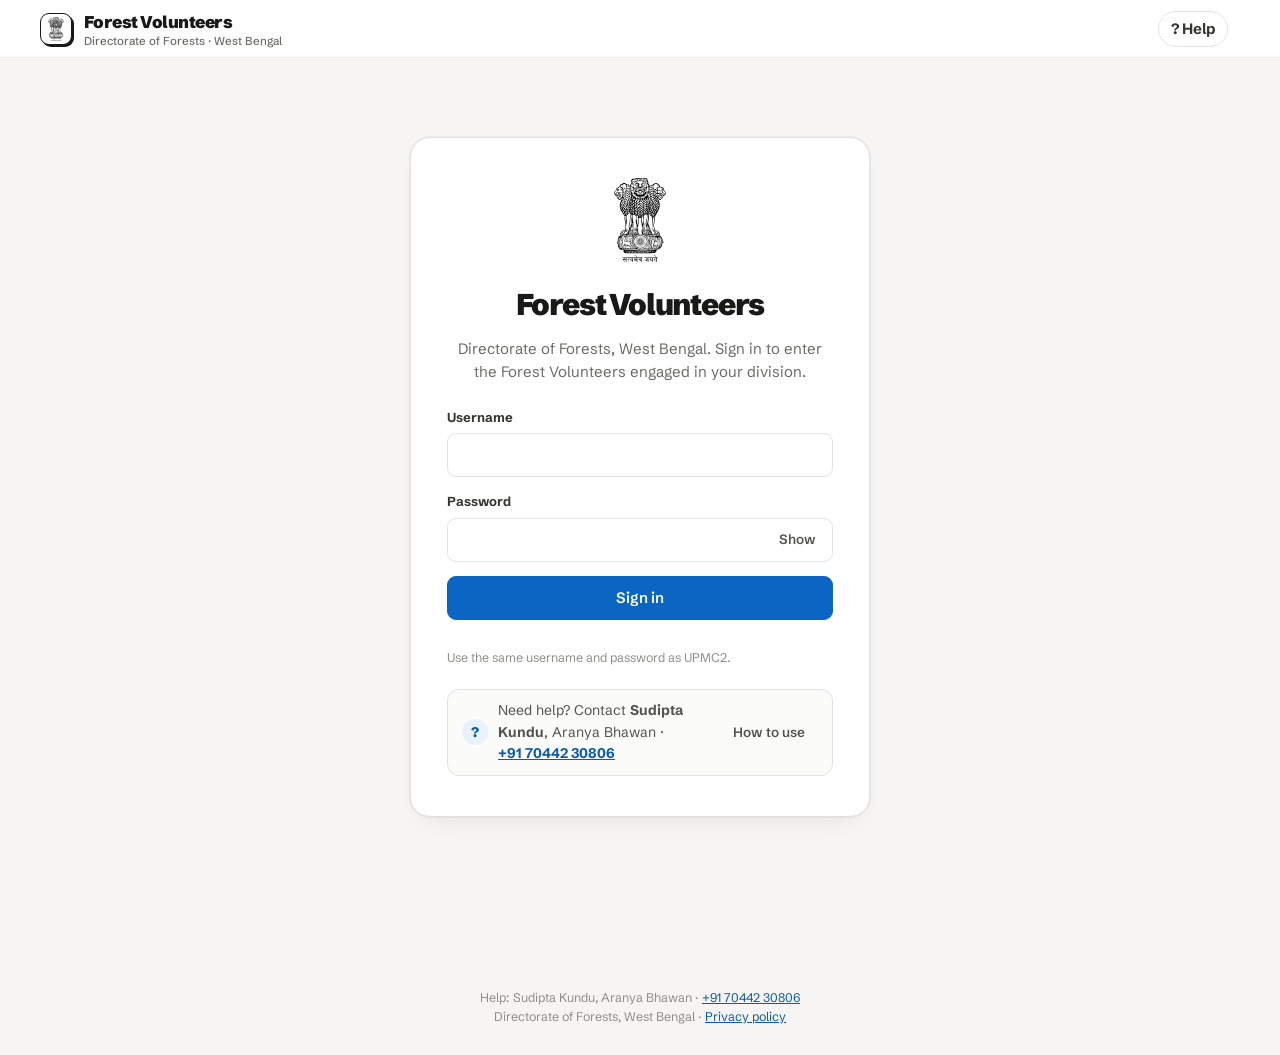
<file: docs/index.html>
<!doctype html>
<html lang="en">
<head>
<meta charset="utf-8">
<meta name="viewport" content="width=device-width, initial-scale=1">
<title>Forest Volunteers · Directorate of Forests</title>
<meta name="description" content="Directorate of Forests, West Bengal · list of Forest Volunteers engaged in each division">
<link rel="icon" href="assets/emblem.svg">
<link rel="preconnect" href="https://fonts.googleapis.com">
<link rel="preconnect" href="https://fonts.gstatic.com" crossorigin>
<link href="https://fonts.googleapis.com/css2?family=Schibsted+Grotesk:wght@400..900&display=swap" rel="stylesheet">
<link rel="stylesheet" href="css/app.css?v=20261104a">
<link rel="stylesheet" href="css/fv.css?v=20261104a">
</head>
<body>
<header class="topbar"><div class="in">
  <a href="#/" class="mark" aria-label="Home"><img src="assets/emblem.svg" alt=""></a>
  <div class="brand">Forest Volunteers<small>Directorate of Forests · West Bengal</small></div>
  <span id="demoFlag" class="demo-flag hidden">Demo data</span>
  <span class="sp"></span>
  <button class="help-btn" data-help aria-label="Help">? <span class="hide-sm">Help</span></button>
  <div id="who" class="who"></div>
</div></header>

<main id="app" aria-live="polite"></main>

<footer style="text-align:center;padding:0 16px 28px;font-size:12.5px;color:var(--text-faint)">Help: Sudipta Kundu, Aranya Bhawan · <a href="tel:+917044230806">+91 70442 30806</a><br>Directorate of Forests, West Bengal · <a href="privacy.html">Privacy policy</a></footer>

<div id="toast" class="toast" role="status"></div>

<script src="js/config.js?v=20261104a" defer></script>
<script src="js/demo.js?v=20261104a" defer></script>
<script src="js/api.js?v=20261104a" defer></script>
<script src="js/app.js?v=20261104a" defer></script>
<script src="js/dashboard.js?v=20261104a" defer></script>
</body>
</html>
</file>
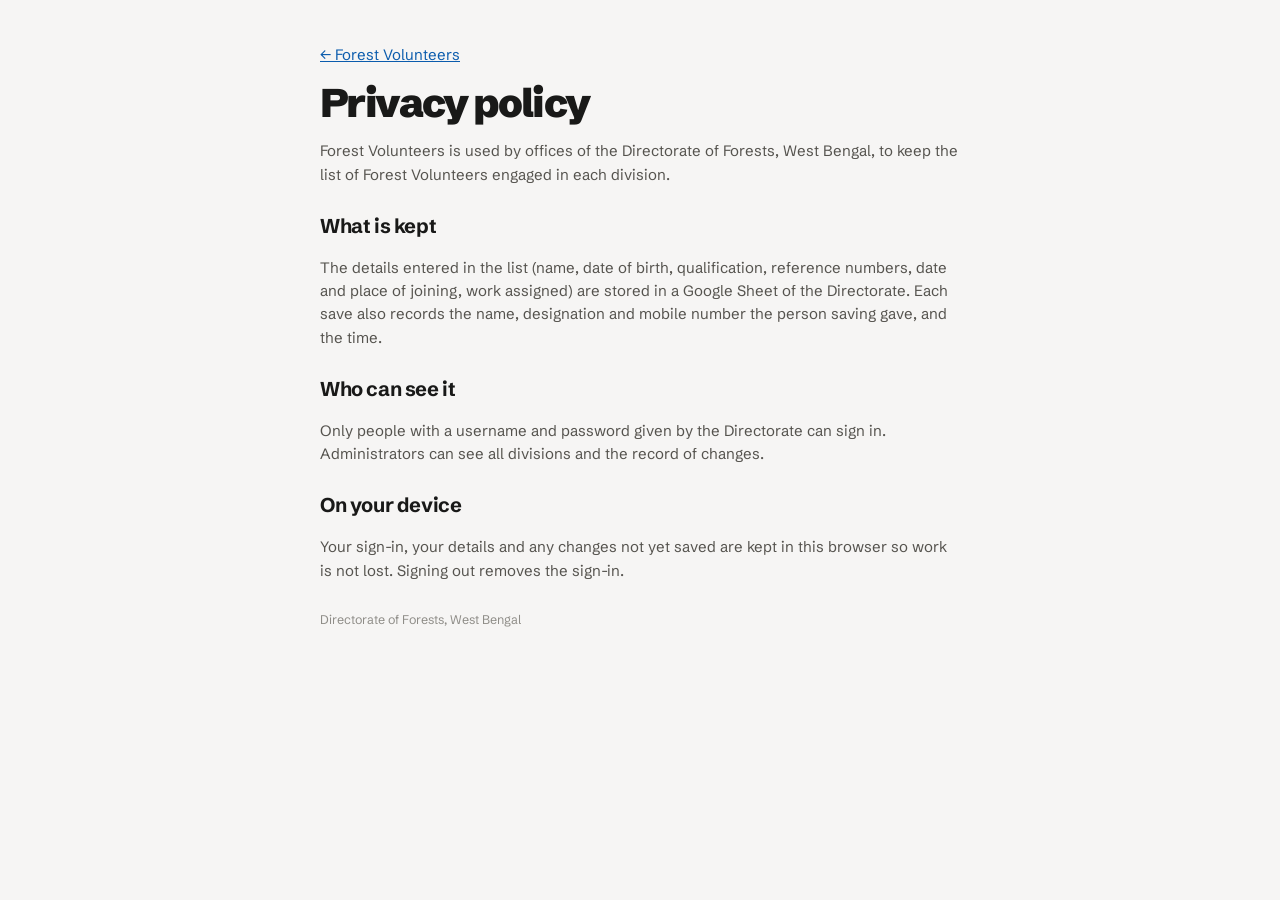
<file: docs/privacy.html>
<!doctype html>
<html lang="en">
<head>
<meta charset="utf-8">
<meta name="viewport" content="width=device-width, initial-scale=1">
<title>Privacy · Forest Volunteers</title>
<link rel="icon" href="assets/emblem.svg">
<link href="https://fonts.googleapis.com/css2?family=Schibsted+Grotesk:wght@400..900&display=swap" rel="stylesheet">
<link rel="stylesheet" href="css/app.css?v=20261028a">
</head>
<body>
<main style="max-width:680px">
  <p><a href="./">← Forest Volunteers</a></p>
  <h1 class="page-title">Privacy policy</h1>
  <p>Forest Volunteers is used by offices of the Directorate of Forests, West Bengal, to keep the list of Forest Volunteers engaged in each division.</p>
  <h2 style="font-size:20px;margin-top:24px">What is kept</h2>
  <p>The details entered in the list (name, date of birth, qualification, reference numbers, date and place of joining, work assigned) are stored in a Google Sheet of the Directorate. Each save also records the name, designation and mobile number the person saving gave, and the time.</p>
  <h2 style="font-size:20px;margin-top:24px">Who can see it</h2>
  <p>Only people with a username and password given by the Directorate can sign in. Administrators can see all divisions and the record of changes.</p>
  <h2 style="font-size:20px;margin-top:24px">On your device</h2>
  <p>Your sign-in, your details and any changes not yet saved are kept in this browser so work is not lost. Signing out removes the sign-in.</p>
  <p class="faint" style="margin-top:28px">Directorate of Forests, West Bengal</p>
</main>
</body>
</html>
</file>
<file: docs/css/app.css>
/* UPMC2 — built on the Acads-Notion design system tokens */
:root {
  --ink: #191918; --ink-soft: #2a2926; --text-strong: #37352f; --text-body: #55534e; --text-subtle: #6b6a66; --text-faint: #8f8d88;
  --surface: #ffffff; --surface-inset: #fbfbfa; --surface-sidebar: #f8f8f7; --surface-muted: #f6f5f4; --surface-hover: #f3f2f0; --surface-sunken: #f1f0ee;
  --track: #efeeec; --line: #ecebe8; --border: #e3e2df; --border-strong: #c9c7c2; --border-hover: #9d9b96;
  --primary: #0b66c3; --primary-hover: #0a579f; --on-primary: #ffffff; --primary-soft: #e8f1fc; --primary-soft-hover: #d8e8fa;
  --link: #0b5cad; --link-hover: #08467f;
  --prelims-soft: #dff3e2; --prelims: #2f9e44; --prelims-ink: #1d6b31; --prelims-tint: #eef8f0;
  --mains-soft: #dfeafb; --mains: #2f6fdb; --mains-ink: #1f4f9e;
  --optional-soft: #fcebd9; --optional: #d9731a; --optional-ink: #8a4510; --optional-tint: #fdf1e5; --optional-edge: #f3d2b3;
  --ifos-soft: #dcefea; --ifos: #1f8a70; --ifos-ink: #155e4d;
  --interview-soft: #efe6fb; --interview: #7c4ddb; --interview-ink: #51308f; --interview-tint: #f3edfc;
  --danger: #c2410c; --danger-ink: #9a3412;
  --radius-4: 4px; --radius-7: 7px; --radius-9: 9px; --radius-12: 12px; --radius-14: 14px; --radius-16: 16px; --radius-20: 20px; --radius-pill: 999px;
  --shadow-offset-sm: 2px 2px 0 #191918;
  --shadow-ring: 0 0 0 1px rgba(25,25,24,0.05);
  --shadow-card: 0 0 0 1px rgba(25,25,24,0.05), 0 12px 30px -16px rgba(25,25,24,0.12);
  --shadow-window: 0 30px 80px -20px rgba(25,25,24,0.18), 0 8px 20px -8px rgba(25,25,24,0.08), 0 1px 2px rgba(25,25,24,0.05);
  --tap: 44px; --container: 1240px; --header-h: 58px;
  --ease: cubic-bezier(.2,.8,.2,1);
  --sans: "Schibsted Grotesk", "Helvetica Neue", Helvetica, sans-serif;
}
* { box-sizing: border-box; }
html { -webkit-text-size-adjust: 100%; }
body { margin: 0; font-family: var(--sans); font-size: 15px; line-height: 1.55; color: var(--text-body); background: var(--surface-muted); }
button, input, select, textarea { font: inherit; color: inherit; }
a { color: var(--link); }
a:hover { color: var(--link-hover); }
:focus-visible { outline: 2px solid var(--primary); outline-offset: 2px; }
h1, h2, h3, h4 { color: var(--ink); margin: 0; letter-spacing: -0.02em; }
.num { font-variant-numeric: tabular-nums; }
.muted { color: var(--text-subtle); }
.faint { color: var(--text-faint); font-size: 12.5px; }
.hidden { display: none !important; }

/* ---------- header ---------- */
.topbar { position: sticky; top: 0; z-index: 20; height: var(--header-h); background: rgba(255,255,255,0.88); backdrop-filter: saturate(1.4) blur(10px);
  border-bottom: 1px solid var(--line); }
.topbar .in { max-width: var(--container); margin: 0 auto; height: 100%; padding: 0 20px; display: flex; align-items: center; gap: 12px; }
.mark { width: 32px; height: 32px; border-radius: var(--radius-9); border: 1.5px solid var(--ink); box-shadow: var(--shadow-offset-sm);
  background: #fff; display: grid; place-items: center; overflow: hidden; }
.mark img { height: 24px; }
.brand { font-weight: 900; color: var(--ink); letter-spacing: -0.03em; font-size: 17px; }
.brand small { display: block; font-weight: 500; font-size: 11.5px; color: var(--text-subtle); letter-spacing: 0; line-height: 1.1; }
.topbar .sp { flex: 1; }
.who { display: flex; align-items: center; gap: 8px; font-size: 13px; color: var(--text-subtle); position: relative; }
.menu-btn { display: flex; align-items: center; gap: 8px; border: 1px solid var(--border); background: var(--surface); border-radius: var(--radius-pill);
  padding: 3px 12px 3px 3px; min-height: 38px; cursor: pointer; font-weight: 600; color: var(--text-strong); }
.menu-btn:hover { border-color: var(--border-hover); }
.menu { position: absolute; right: 0; top: calc(100% + 8px); background: var(--surface); border: 1px solid var(--border); border-radius: var(--radius-12);
  box-shadow: var(--shadow-card); min-width: 220px; padding: 6px; z-index: 30; display: grid; }
.menu-who { padding: 8px 10px 10px; border-bottom: 1px solid var(--line); margin-bottom: 4px; display: grid; }
.menu-who b { color: var(--ink); } .menu-who span { font-size: 12px; color: var(--text-subtle); word-break: break-all; }
.menu a, .menu button { text-align: left; border: 0; background: none; padding: 10px; border-radius: var(--radius-7); font-weight: 600; color: var(--text-strong);
  text-decoration: none; cursor: pointer; min-height: 40px; font-size: 14px; }
.menu a:hover, .menu button:hover { background: var(--surface-hover); }
.who .av { width: 30px; height: 30px; border-radius: 50%; background: var(--surface-sunken); color: var(--ink); display: grid; place-items: center; font-weight: 700; font-size: 12px; }
.demo-flag { font-size: 12px; font-weight: 700; color: var(--optional-ink); background: var(--optional-tint); border: 1px solid var(--optional-edge); padding: 3px 9px; border-radius: var(--radius-pill); }

main { max-width: var(--container); margin: 0 auto; padding: 28px 20px 120px; }

/* ---------- buttons ---------- */
.btn { min-height: var(--tap); padding: 0 18px; border-radius: var(--radius-9); border: 1px solid var(--border); background: var(--surface);
  color: var(--ink); font-weight: 600; font-size: 15px; display: inline-flex; align-items: center; justify-content: center; gap: 8px; cursor: pointer;
  transition: background .2s, border-color .2s, transform .1s; text-decoration: none; white-space: nowrap; }
.btn:hover { border-color: var(--border-hover); background: var(--surface-inset); }
.btn:active { transform: translateY(1px); }
.btn:disabled { opacity: .5; cursor: default; }
.btn.primary { background: var(--primary); border-color: var(--primary); color: var(--on-primary); }
.btn.primary:hover { background: var(--primary-hover); }
.btn.soft { background: var(--primary-soft); border-color: transparent; color: var(--link); }
.btn.soft:hover { background: var(--primary-soft-hover); }
.btn.good { background: var(--prelims-ink); border-color: var(--prelims-ink); color: #fff; }
.btn.good:hover { background: #175a29; }
.btn.ghost { border-color: transparent; background: transparent; color: var(--text-body); }
.btn.ghost:hover { background: var(--surface-hover); }
.btn.sm { min-height: 36px; padding: 0 12px; font-size: 13.5px; }
.btn svg { width: 18px; height: 18px; stroke: currentColor; fill: none; stroke-width: 2; stroke-linecap: round; stroke-linejoin: round; }

/* ---------- page heads ---------- */
.crumbs { display: flex; gap: 6px; align-items: center; font-size: 13.5px; color: var(--text-subtle); margin-bottom: 10px; flex-wrap: wrap; }
.crumbs a { text-decoration: none; color: var(--link); font-weight: 600; }
.crumbs .sep { color: var(--text-faint); }
.page-title { font-size: clamp(28px, 4vw, 40px); font-weight: 900; letter-spacing: -0.04em; line-height: 1.08; }
.page-sub { margin: 8px 0 0; font-size: 16px; max-width: 580px; }
.head { display: flex; align-items: flex-end; gap: 16px; flex-wrap: wrap; margin-bottom: 24px; }
.head .sp { flex: 1; }

/* ---------- sign in ---------- */
.signin { min-height: calc(100vh - var(--header-h) - 60px); display: grid; place-items: center; }
.signin .card { background: var(--surface); border: 1px solid var(--border); border-radius: var(--radius-20); box-shadow: var(--shadow-card);
  padding: 40px 36px; max-width: 460px; width: 100%; text-align: center; }
.signin img.emb { height: 84px; margin-bottom: 14px; }
.signin h1 { font-size: 30px; font-weight: 900; letter-spacing: -0.04em; }
.signin p { margin: 8px 0 24px; }
.signin .gbtn { display: flex; justify-content: center; min-height: 44px; }
.signin .or { margin: 18px 0 12px; font-size: 12.5px; color: var(--text-faint); }

/* ---------- tiles (circles / divisions) ---------- */
.tiles { display: grid; grid-template-columns: repeat(auto-fill, minmax(230px, 1fr)); gap: 16px; }
.tile { background: var(--surface); border: 1px solid var(--border); border-radius: var(--radius-14); padding: 18px; cursor: pointer; text-align: left;
  display: flex; align-items: center; gap: 14px; min-height: 92px; transition: border-color .2s, box-shadow .2s, transform .2s; animation: up .45s var(--ease) both; }
.tile:hover { border-color: var(--border-hover); box-shadow: var(--shadow-card); transform: translateY(-1px); }
.tile .t { flex: 1; min-width: 0; }
.tile b { display: block; color: var(--ink); font-size: 18px; font-weight: 800; letter-spacing: -0.02em; line-height: 1.2; }
.tile span { font-size: 13px; color: var(--text-subtle); }
.tile.empty { opacity: .55; }
.ring { --p: 0; width: 52px; height: 52px; border-radius: 50%; flex: none; display: grid; place-items: center;
  background: conic-gradient(var(--prelims) calc(var(--p) * 1%), var(--track) 0); }
.ring i { width: 40px; height: 40px; border-radius: 50%; background: var(--surface); display: grid; place-items: center; font-style: normal;
  font-size: 12px; font-weight: 700; color: var(--prelims-ink); font-variant-numeric: tabular-nums; }

/* ---------- division page ---------- */
.progress { background: var(--surface); border: 1px solid var(--border); border-radius: var(--radius-14); padding: 16px 18px; display: flex; gap: 20px; align-items: center; flex-wrap: wrap; margin-bottom: 16px; }
.progress .bar { flex: 1; min-width: 200px; height: 10px; background: var(--track); border-radius: var(--radius-pill); overflow: hidden; display: flex; }
.progress .bar i { display: block; height: 100%; transition: width .5s var(--ease); }
.progress .bar i.v { background: var(--prelims); } .progress .bar i.p { background: var(--interview); } .progress .bar i.h { background: #8fd19e; }
.progress .big { font-size: 26px; font-weight: 800; color: var(--ink); letter-spacing: -0.03em; font-variant-numeric: tabular-nums; }
.legend { display: flex; gap: 14px; flex-wrap: wrap; font-size: 13px; }
.legend span::before { content: ""; display: inline-block; width: 8px; height: 8px; border-radius: 50%; margin-right: 6px; vertical-align: 1px; background: var(--c); }

.toolbar { display: flex; gap: 10px; flex-wrap: wrap; align-items: center; margin-bottom: 18px; }
.chips { display: flex; gap: 6px; flex-wrap: wrap; }
.chip { min-height: 38px; padding: 0 14px; border-radius: var(--radius-pill); border: 1px solid var(--border); background: var(--surface); cursor: pointer; font-weight: 600; font-size: 13.5px; color: var(--text-strong); }
.chip:hover { border-color: var(--border-hover); }
.chip.on { background: var(--ink); border-color: var(--ink); color: #fff; }
.chip .n { margin-left: 6px; font-weight: 500; opacity: .7; font-variant-numeric: tabular-nums; }
.search { position: relative; margin-left: auto; }
.search input { min-height: 40px; width: 260px; border: 1px solid var(--border); border-radius: var(--radius-pill); padding: 0 14px 0 38px; background: var(--surface); }
.search svg { position: absolute; left: 13px; top: 11px; width: 18px; height: 18px; stroke: var(--text-subtle); fill: none; stroke-width: 2; stroke-linecap: round; }

.group-h { display: flex; align-items: baseline; gap: 10px; margin: 26px 0 12px; }
.group-h h3 { font-size: 18px; font-weight: 800; }
.group-h span { font-size: 13px; color: var(--text-subtle); }
.cards { display: grid; grid-template-columns: repeat(auto-fill, minmax(260px, 1fr)); gap: 14px; }
.ocard { background: var(--surface); border: 1px solid var(--border); border-radius: var(--radius-14); padding: 16px; cursor: pointer; text-align: left;
  display: flex; flex-direction: column; gap: 12px; position: relative; transition: border-color .2s, box-shadow .2s, transform .2s; animation: up .45s var(--ease) both; }
.ocard:hover { border-color: var(--border-hover); box-shadow: var(--shadow-card); transform: translateY(-1px); }
.ocard .top { display: flex; gap: 12px; align-items: center; padding-right: 40px; }
.ocard .dl { position: absolute; top: 12px; right: 12px; width: 38px; height: 38px; border-radius: var(--radius-9); border: 1px solid var(--border);
  background: var(--surface); display: grid; place-items: center; cursor: pointer; color: var(--text-body); transition: background .2s, border-color .2s, color .2s; }
.ocard .dl:hover { background: var(--primary-soft); border-color: transparent; color: var(--link); }
.ocard .dl svg { width: 18px; height: 18px; stroke: currentColor; fill: none; stroke-width: 2; stroke-linecap: round; stroke-linejoin: round; }
.initials { width: 46px; height: 46px; border-radius: 50%; flex: none; display: grid; place-items: center; font-weight: 800; font-size: 16px; letter-spacing: -0.02em; }
.initials.FR { background: var(--mains-soft); color: var(--mains-ink); }
.initials.DFR { background: var(--ifos-soft); color: var(--ifos-ink); }
.initials.FG { background: var(--surface-sunken); color: var(--ink); }
.ocard .nm { color: var(--ink); font-weight: 800; font-size: 16px; line-height: 1.25; letter-spacing: -0.015em; }
.ocard .id { font-size: 13px; color: var(--text-subtle); font-variant-numeric: tabular-nums; }
.ocard .meta { font-size: 13px; color: var(--text-body); min-height: 20px; }
.ocard .foot { display: flex; gap: 6px; flex-wrap: wrap; align-items: center; }
.ocard.flash { animation: flash 1.4s var(--ease); }
.ocard.next { box-shadow: 0 0 0 2px var(--primary); }

.pill { display: inline-flex; align-items: center; gap: 6px; padding: 3px 10px; border-radius: var(--radius-pill); font-size: 12.5px; font-weight: 700; white-space: nowrap; }
.pill::before { content: ""; width: 7px; height: 7px; border-radius: 50%; background: currentColor; }
.pill.verified { background: var(--prelims-soft); color: var(--prelims-ink); }
.pill.partial { background: var(--mains-soft); color: var(--mains-ink); }
.pill.pending { background: var(--interview-soft); color: var(--interview-ink); }
.pill.unverified { background: var(--surface-sunken); color: var(--text-subtle); }
.pill.attn { background: var(--optional-tint); color: var(--optional-ink); }
.tag { display: inline-block; padding: 2px 7px; border-radius: var(--radius-4); font-size: 11.5px; font-weight: 700; background: var(--surface-sunken); color: var(--text-strong); }

.empty-state { text-align: center; padding: 56px 20px; color: var(--text-subtle); background: var(--surface); border: 1px dashed var(--border-strong); border-radius: var(--radius-14); }
.empty-state b { display: block; color: var(--ink); font-size: 17px; margin-bottom: 4px; }

/* ---------- profile dialog ---------- */
.scrim { position: fixed; inset: 0; background: rgba(25,25,24,.38); z-index: 40; display: flex; align-items: flex-start; justify-content: center;
  padding: 28px 16px; overflow: auto; opacity: 0; transition: opacity .25s; }
.scrim.on { opacity: 1; }
.dialog { background: var(--surface); border-radius: var(--radius-20); box-shadow: var(--shadow-window); width: 100%; max-width: 860px; overflow: hidden;
  display: flex; flex-direction: column; max-height: calc(100vh - 56px);
  transform: translateY(16px) scale(.98); transition: transform .3s var(--ease); }
.scrim.on .dialog { transform: none; }
.dialog .dhead { padding: 24px 26px 18px; display: flex; gap: 16px; align-items: flex-start; border-bottom: 1px solid var(--line); }
.dialog .dhead .initials { width: 64px; height: 64px; font-size: 22px; }
.dialog .dhead h2 { font-size: 26px; font-weight: 900; letter-spacing: -0.035em; line-height: 1.1; }
.dialog .dhead .sub { margin-top: 6px; font-size: 14px; color: var(--text-subtle); }
.dialog .dhead .sub b { color: var(--text-strong); }
.dialog .dhead .pills { margin-top: 10px; display: flex; gap: 6px; flex-wrap: wrap; }
.dialog .x { margin-left: auto; width: 40px; height: 40px; border-radius: var(--radius-9); border: 1px solid var(--border); background: var(--surface); cursor: pointer; font-size: 20px; color: var(--text-body); flex: none; }
.dialog .dbody { padding: 6px 26px 24px; overflow: auto; flex: 1; overscroll-behavior: contain; }
.summary { display: grid; grid-template-columns: repeat(4, 1fr); gap: 10px; margin: 18px 0 6px; }
.summary div { background: var(--surface-muted); border-radius: var(--radius-12); padding: 12px 14px; }
.summary b { display: block; font-size: 22px; font-weight: 800; color: var(--ink); letter-spacing: -0.03em; font-variant-numeric: tabular-nums; }
.summary span { font-size: 12.5px; color: var(--text-subtle); }
.summary .warn { background: var(--optional-tint); } .summary .warn b { color: var(--optional-ink); }
.notice { margin-top: 14px; padding: 12px 14px; border-radius: var(--radius-12); font-size: 14px; }
.notice.attn { background: var(--optional-tint); color: var(--optional-ink); border: 1px solid var(--optional-edge); }
.notice.pend { background: var(--interview-tint); color: var(--interview-ink); }
.notice.info { background: var(--primary-soft); color: var(--link); }
.sec { margin-top: 22px; }
.sec-h { display: flex; flex-wrap: wrap; align-items: center; gap: 8px; min-height: 40px; padding-bottom: 6px; border-bottom: 1px solid var(--line); margin-bottom: 4px; }
.sec-h h3 { font-size: 15px; font-weight: 800; color: var(--ink); margin: 0; letter-spacing: -0.01em; }
.sec-h .sp { flex: 1; }
.sec-edit { color: var(--link); }
.sec-edit:hover { background: var(--primary-soft); }
.editing-tag { font-size: 12.5px; font-weight: 700; color: var(--link); background: var(--primary-soft); padding: 4px 10px; border-radius: var(--radius-pill); }
.done-tag { display: inline-flex; align-items: center; gap: 4px; font-size: 12px; font-weight: 700; color: var(--prelims-ink); background: var(--prelims-soft); padding: 3px 9px; border-radius: var(--radius-pill); }
.done-tag svg { width: 13px; height: 13px; }
.btn.sec-ver { border-color: var(--prelims); color: var(--prelims-ink); background: var(--surface); }
.btn.sec-ver:hover { background: var(--prelims-tint); }
.vmenu-wrap { position: relative; }
.vmenu { position: absolute; right: 0; bottom: calc(100% + 8px); width: min(400px, calc(100vw - 32px)); background: var(--surface); border: 1px solid var(--border); border-radius: var(--radius-12);
  box-shadow: 0 10px 30px rgba(25,25,24,.14); padding: 6px; z-index: 5; }
.vmenu[hidden] { display: none; }
.vmenu button { display: flex; gap: 12px; align-items: flex-start; width: 100%; text-align: left; background: none; border: 0; border-radius: var(--radius-9); padding: 10px 12px; cursor: pointer; font: inherit; color: var(--ink); }
.vmenu button:hover:not(:disabled) { background: var(--surface-sunken); }
.vmenu button:disabled { opacity: .55; cursor: default; }
.vmenu b { display: block; font-size: 14px; } .vmenu small { display: block; font-size: 12.5px; color: var(--text-subtle); margin-top: 2px; line-height: 1.4; }
.vmenu .vi { flex: none; width: 22px; height: 22px; display: grid; place-items: center; margin-top: 1px; }
.vmenu .vi .tick { margin: 0; width: 22px; height: 22px; }
.vmenu .vi svg { width: 20px; height: 20px; }
.caret { font-size: 11px; margin-left: 2px; }
.urgent-tag { font-size: 12px; font-weight: 700; color: var(--optional-ink); background: var(--optional-soft); padding: 3px 9px; border-radius: var(--radius-pill); }
.sec.urgent { background: var(--surface-inset); border: 1.5px solid var(--optional-edge); border-radius: var(--radius-14); padding: 6px 16px 10px; margin-top: 18px; }
.sec.urgent .sec-h { border-bottom-color: var(--optional-edge); }
.sec.urgent .summary { margin-top: 12px; }
.sec.urgent .notice { margin-top: 12px; }
.sec.editing { box-shadow: 0 0 0 3px var(--primary-soft); }
.sec.urgent.editing { border-color: var(--primary); }
.tick { width: 20px; height: 20px; color: var(--mains); vertical-align: -3px; margin-left: 5px; flex: none; }
.dialog .dhead h2 .tick { width: 24px; height: 24px; vertical-align: -3px; }
.bio { display: grid; grid-template-columns: 1fr 1fr; column-gap: 26px; }
.bio .row { display: grid; grid-template-columns: 170px 1fr; gap: 10px; padding: 9px 0; border-bottom: 1px solid var(--line); align-items: center; min-height: 44px; }
.bio .row.full { grid-column: 1 / -1; grid-template-columns: 170px 1fr; }
.bio .k { font-size: 13px; color: var(--text-subtle); }
.bio .v { font-size: 14.5px; color: var(--ink); font-weight: 600; word-break: break-word; }
.bio .v.empty { color: var(--text-faint); font-weight: 400; font-style: italic; }
.bio .v .was { display: block; font-size: 12px; font-weight: 500; color: var(--text-faint); text-decoration: line-through; }
.bio .v .pa { display: block; font-size: 12px; font-weight: 600; color: var(--interview-ink); margin-top: 2px; }
.bio input, .bio select, .bio textarea { width: 100%; min-height: var(--tap); border: 1.5px solid var(--border); border-radius: var(--radius-9); padding: 0 12px; background: var(--surface); font-size: 15px; color: var(--ink); }
.bio textarea { padding: 10px 12px; min-height: 80px; resize: vertical; }
.bio input:focus, .bio select:focus, .bio textarea:focus { border-color: var(--primary); outline: none; box-shadow: 0 0 0 3px var(--primary-soft); }
.bio .row.chg input, .bio .row.chg select, .bio .row.chg textarea { background: #fffbea; border-color: #e9c46a; }
.dfoot { flex: none; background: var(--surface); border-top: 1px solid var(--line); padding: 14px 26px; display: flex; gap: 10px; flex-wrap: wrap; align-items: center; }
.dfoot .sp { flex: 1; }
.dfoot .ask { font-weight: 700; color: var(--ink); font-size: 15px; }

/* ---------- toast & overlay ---------- */
.toast { position: fixed; left: 50%; bottom: 24px; transform: translate(-50%, 160%); background: var(--ink); color: #fff; padding: 12px 18px; border-radius: var(--radius-12);
  z-index: 60; transition: transform .35s var(--ease), opacity .35s; font-weight: 600; max-width: calc(100vw - 32px); box-shadow: var(--shadow-window); opacity: 0; pointer-events: none; }
.toast.on { transform: translate(-50%, 0); opacity: 1; }
.toast.err { background: var(--danger-ink); }
.busy { position: fixed; inset: 0; z-index: 70; background: rgba(255,255,255,.75); display: grid; place-items: center; }
.busy .box { background: var(--surface); border: 1px solid var(--border); border-radius: var(--radius-16); padding: 8px 26px 22px; box-shadow: var(--shadow-card); width: min(420px, calc(100vw - 32px)); text-align: center; }
.busy .box .loader { margin: 0; padding: 18px 0 6px; border: 0; background: none; }
.busy .box b { color: var(--ink); display: block; margin-bottom: 10px; }
.busy .track { height: 8px; background: var(--track); border-radius: var(--radius-pill); overflow: hidden; }
.busy .track i { display: block; height: 100%; width: 0; background: var(--primary); transition: width .2s; }
.spinner { width: 28px; height: 28px; border: 3px solid var(--track); border-top-color: var(--primary); border-radius: 50%; animation: spin .8s linear infinite; margin: 0 auto 10px; }
.skeleton { height: 92px; border-radius: var(--radius-14); background: linear-gradient(90deg, var(--surface-sunken), var(--surface-inset), var(--surface-sunken)); background-size: 200% 100%; animation: sh 1.2s infinite; }

/* ---------- forms (operator profile) ---------- */
.form { display: grid; gap: 14px; margin-top: 18px; text-align: left; }
.form label { font-size: 13px; font-weight: 700; color: var(--text-strong); display: grid; gap: 6px; }
.form input { min-height: var(--tap); border: 1.5px solid var(--border); border-radius: var(--radius-9); padding: 0 12px; font-size: 15px; }
.form .pw { position: relative; display: block; }
.form .pw input { width: 100%; padding-right: 70px; }
.form .pw .btn { position: absolute; right: 4px; top: 4px; }
.form input:focus { border-color: var(--primary); outline: none; box-shadow: 0 0 0 3px var(--primary-soft); }

/* ---------- admin ---------- */
.kpis { display: grid; grid-template-columns: repeat(auto-fit, minmax(170px, 1fr)); gap: 12px; margin-bottom: 18px; }
.kpi { background: var(--surface); border: 1px solid var(--border); border-radius: var(--radius-14); padding: 14px 16px; }
.kpi span { font-size: 12.5px; color: var(--text-subtle); font-weight: 600; }
.kpi b { display: block; font-size: 28px; font-weight: 900; letter-spacing: -0.04em; color: var(--ink); font-variant-numeric: tabular-nums; }
.subm { background: var(--surface); border: 1px solid var(--border); border-radius: var(--radius-14); margin-bottom: 12px; overflow: hidden; }
.subm .sh { display: flex; gap: 12px; align-items: center; padding: 12px 16px; border-bottom: 1px solid var(--line); flex-wrap: wrap; background: var(--surface-inset); }
.subm table { width: 100%; border-collapse: collapse; font-size: 14px; }
.subm td, .subm th { padding: 10px 16px; border-top: 1px solid var(--line); text-align: left; vertical-align: top; }
.subm th { font-size: 12px; color: var(--text-subtle); font-weight: 700; background: var(--surface); }
.old { color: var(--danger-ink); text-decoration: line-through; } .new { color: var(--prelims-ink); font-weight: 700; }
.conflict { color: var(--danger-ink); font-size: 12.5px; font-weight: 600; margin-top: 4px; }
input[type=checkbox] { width: 18px; height: 18px; accent-color: var(--primary); }

@keyframes up { from { opacity: 0; transform: translateY(8px); } to { opacity: 1; transform: none; } }
@keyframes flash { 0% { box-shadow: 0 0 0 3px var(--prelims); } 100% { box-shadow: 0 0 0 0 transparent; } }
@keyframes spin { to { transform: rotate(360deg); } }
@keyframes sh { to { background-position: -200% 0; } }
@media (prefers-reduced-motion: reduce) { *, *::before, *::after { animation: none !important; transition: none !important; } }

@media (max-width: 720px) {
  main { padding: 18px 14px 120px; }
  .search { margin-left: 0; width: 100%; } .search input { width: 100%; }
  .bio { grid-template-columns: 1fr; } .bio .row, .bio .row.full { grid-template-columns: 1fr; gap: 4px; }
  .summary { grid-template-columns: 1fr 1fr; }
  .scrim { padding: 0; } .dialog { border-radius: 0; height: 100vh; max-height: 100vh; }
  .dfoot .btn { flex: 1; } .dfoot .vmenu-wrap { flex: 1; } .dfoot .vmenu-wrap > .btn { width: 100%; }
  .brand small { display: none; }
  .topbar .in { padding: 0 12px; gap: 8px; }
  .menu-btn { padding: 3px 8px 3px 3px; }
  .demo-flag { font-size: 11px; padding: 2px 7px; }
  .head .btn { width: 100%; }
}

@media (max-width: 720px) { .hide-sm { display: none !important; } .sec-h .sec-ver { order: 9; flex: 1 0 100%; justify-content: center; } }

/* ---------- loading animation ---------- */
.loader { text-align: center; padding: 30px 20px 26px; margin-bottom: 18px; background: var(--surface); border: 1px solid var(--border); border-radius: var(--radius-16);
  animation: up .45s var(--ease) both; }
.loader .tree { width: 74px; height: 74px; display: block; margin: 0 auto 10px; overflow: visible; }
.loader .tree path { fill: none; stroke-width: 2.4; stroke-linecap: round; stroke-linejoin: round; }
.loader .canopy { stroke: var(--prelims); fill: var(--prelims-tint) !important; stroke-dasharray: 150; stroke-dashoffset: 150;
  animation: draw 2.8s var(--ease) infinite, sway 2.8s ease-in-out infinite; transform-origin: 32px 49px; }
.loader .trunk { stroke: var(--ink); stroke-dasharray: 60; stroke-dashoffset: 60; animation: draw 2.8s var(--ease) infinite; }
.loader .ground { stroke: var(--border-strong); }
.loader .ld-title { display: block; color: var(--ink); font-size: 17px; font-weight: 800; letter-spacing: -0.015em; }
.loader .ld-step { margin: 10px 0 0; font-size: 14px; color: var(--text-body); min-height: 22px; transition: opacity .22s, transform .22s; }
.loader .ld-tip { margin: 14px auto 0; max-width: 460px; font-size: 13px; color: var(--interview-ink); background: var(--interview-tint); padding: 8px 12px;
  border-radius: var(--radius-9); transition: opacity .22s, transform .22s; }
.loader .ld-slow { margin: 10px 0 0; min-height: 18px; }
.loader .out { opacity: 0; transform: translateY(4px); }
.ibar { position: relative; height: 6px; max-width: 260px; margin: 14px auto 0; background: var(--track); border-radius: var(--radius-pill); overflow: hidden; }
.ibar i { position: absolute; top: 0; bottom: 0; width: 40%; border-radius: inherit; background: linear-gradient(90deg, var(--prelims), var(--primary)); animation: slide 1.4s ease-in-out infinite; }
@keyframes draw { 0% { stroke-dashoffset: var(--len, 150); } 45%, 75% { stroke-dashoffset: 0; } 100% { stroke-dashoffset: calc(var(--len, 150) * -1); } }
@keyframes sway { 0%, 100% { transform: rotate(0deg); } 50% { transform: rotate(2.5deg); } }
@keyframes slide { 0% { left: -40%; } 100% { left: 100%; } }
.loader .trunk { --len: 60; }
@media (prefers-reduced-motion: reduce) { .loader .canopy, .loader .trunk { stroke-dashoffset: 0; } }

/* ---------- admin dashboard ---------- */
.dash .head { margin-bottom: 18px; }
.dash-actions { display: flex; gap: 8px; flex-wrap: wrap; }
.ctabs { display: grid; grid-template-columns: repeat(3, 1fr); gap: 10px; margin-bottom: 16px; }
.ctab { display: flex; gap: 12px; align-items: center; text-align: left; padding: 12px 14px; border: 1.5px solid var(--border); border-radius: var(--radius-14);
  background: var(--surface); cursor: pointer; transition: border-color .2s, box-shadow .2s; }
.ctab:hover { border-color: var(--border-hover); }
.ctab.on { border-color: var(--ink); box-shadow: var(--shadow-offset-sm); }
.ctab b { display: block; color: var(--ink); font-size: 15px; } .ctab small { color: var(--text-subtle); font-size: 12.5px; }
.ring.sm { width: 42px; height: 42px; } .ring.sm i { width: 32px; height: 32px; font-size: 10.5px; }
.kpis.dk { display: grid; grid-template-columns: repeat(8, 1fr); gap: 10px; margin-bottom: 16px; }
.dkpi { text-align: left; cursor: pointer; display: flex; flex-direction: column; gap: 2px; transition: border-color .2s, box-shadow .2s, transform .15s; position: relative; overflow: hidden; }
.dkpi:hover { border-color: var(--border-hover); transform: translateY(-1px); }
.dkpi.on { border-color: var(--ink); box-shadow: 0 0 0 1px var(--ink); }
.dkpi span { font-size: 12px; } .dkpi b { font-size: 26px; line-height: 1.15; } .dkpi small { font-size: 11.5px; color: var(--text-subtle); }
.dkpi .kbar { display: block; height: 4px; background: var(--track); border-radius: var(--radius-pill); margin-top: 8px; overflow: hidden; }
.dkpi .kbar em { display: block; height: 100%; border-radius: inherit; background: var(--ink); transition: width .5s var(--ease); }
.dkpi.good b { color: var(--prelims-ink); } .dkpi.good .kbar em { background: var(--prelims); }
.dkpi.blue b { color: var(--mains-ink); } .dkpi.blue .kbar em { background: var(--mains); }
.dkpi.violet b { color: var(--interview-ink); } .dkpi.violet .kbar em { background: var(--interview); }
.dkpi.muted b { color: var(--text-strong); } .dkpi.muted .kbar em { background: var(--border-strong); }
.dkpi.hot b { color: #c4320a; } .dkpi.hot .kbar em { background: #c4320a; }
.dkpi.warn b, .dkpi.warn2 b { color: var(--optional-ink); } .dkpi.warn .kbar em, .dkpi.warn2 .kbar em { background: var(--optional); }
.charts { display: grid; grid-template-columns: 1.2fr 1fr 0.8fr 1.2fr; gap: 12px; margin-bottom: 16px; }
.chart { background: var(--surface); border: 1px solid var(--border); border-radius: var(--radius-14); padding: 14px 16px; min-width: 0; }
.chart h3 { font-size: 14px; font-weight: 800; margin-bottom: 8px; }
.chart-h { display: flex; align-items: center; gap: 8px; margin-bottom: 8px; } .chart-h h3 { margin: 0; flex: 1; min-width: 0; }
.seg { display: inline-flex; background: var(--surface-sunken); border-radius: var(--radius-pill); padding: 2px; flex: none; }
.seg button { border: 0; background: none; font: inherit; font-size: 12px; font-weight: 700; color: var(--text-subtle); padding: 3px 10px; border-radius: var(--radius-pill); cursor: pointer; }
.seg button.on { background: var(--surface); color: var(--ink); box-shadow: 0 1px 2px rgba(25,25,24,.12); }
.dsort { font: inherit; font-size: 12px; padding: 3px 8px; border: 1px solid var(--border); border-radius: var(--radius-7); background: var(--surface); color: var(--ink); margin-bottom: 6px; }
.dvlist { max-height: 300px; overflow-y: auto; margin: 0 -6px; padding: 0 6px; }
.hrow.dv { grid-template-columns: 120px 1fr auto; }
.hrow.dv .hl b { display: block; overflow: hidden; text-overflow: ellipsis; font-weight: 700; } .hrow.dv .hl small { display: block; font-size: 11px; font-weight: 500; color: var(--text-subtle); overflow: hidden; text-overflow: ellipsis; }
.dvcount { font-size: 12px; margin: 6px 0 0; }
.legend-s { display: flex; gap: 10px; font-size: 11.5px; color: var(--text-subtle); margin-bottom: 8px; flex-wrap: wrap; }
.legend-s span::before { content: ""; display: inline-block; width: 8px; height: 8px; border-radius: 2px; margin-right: 5px; vertical-align: 0; }
.legend-s .lv::before { background: var(--prelims); } .legend-s .lh2::before { background: #8fd19e; } .legend-s .lp::before { background: var(--interview); } .legend-s .lu::before { background: var(--border-strong); }
.legend-s .lu2::before { background: var(--text-faint); } .legend-s .lh::before { background: #c4320a; }
.hrow, .arow { display: grid; grid-template-columns: 96px 1fr auto; gap: 8px; align-items: center; width: 100%; border: 0; background: none; padding: 4px 6px;
  border-radius: var(--radius-7); cursor: pointer; text-align: left; font-size: 12.5px; color: var(--text-strong); }
.hrow:hover, .arow:hover { background: var(--surface-hover); } .hrow.on, .arow.on { background: var(--primary-soft); }
.hl { overflow: hidden; text-overflow: ellipsis; white-space: nowrap; font-weight: 600; }
.hb { height: 12px; display: block; }
.stack { display: flex; height: 100%; border-radius: 3px; overflow: hidden; transition: width .5s var(--ease); }
.stack i { display: block; height: 100%; min-width: 0; } .stack .sv { background: var(--prelims); } .stack .sh { background: #8fd19e; } .stack .sp { background: var(--interview); } .stack .su { background: var(--border-strong); }
.hn { font-size: 12px; font-weight: 700; color: var(--ink); white-space: nowrap; } .hn small, .an small { font-weight: 500; color: var(--text-subtle); }
.cols { display: flex; gap: 8px; align-items: stretch; height: 170px; padding-top: 6px; }
.col { flex: 1; display: flex; flex-direction: column; align-items: center; gap: 4px; border: 0; background: none; cursor: pointer; border-radius: var(--radius-7); padding: 4px 2px; }
.col:hover { background: var(--surface-hover); } .col.on { background: var(--primary-soft); }
.col .cb { flex: 1; width: 70%; display: flex; align-items: flex-end; }
.col .cb i { display: block; width: 100%; background: var(--mains); border-radius: 4px 4px 0 0; transition: height .5s var(--ease); }
.col.over .cb i { background: var(--optional); }
.col .cn { font-size: 13px; font-weight: 800; color: var(--ink); } .col .cl { font-size: 11.5px; color: var(--text-subtle); white-space: nowrap; }
.ctr { text-align: center; margin: 6px 0 0; }
.donut { display: flex; flex-direction: column; align-items: center; gap: 8px; }
.donut svg { width: 150px; height: 150px; }
.dseg { cursor: pointer; transition: stroke-width .2s; } .dseg:hover, .dseg.on { stroke-width: 20; }
.dbig { font: 900 20px var(--sans); fill: var(--ink); letter-spacing: -0.03em; } .dsm { font: 500 8px var(--sans); fill: var(--text-subtle); }
.dleg { display: grid; gap: 2px; width: 100%; }
.lg { display: flex; align-items: center; gap: 8px; border: 0; background: none; padding: 5px 8px; border-radius: var(--radius-7); cursor: pointer; font-size: 13px; color: var(--text-strong); }
.lg:hover { background: var(--surface-hover); } .lg.on { background: var(--primary-soft); }
.lg i { width: 10px; height: 10px; border-radius: 3px; } .lg b { margin-left: auto; color: var(--ink); }
.arow { grid-template-columns: 1.1fr 1fr auto; }
.al b { display: block; font-size: 12.5px; color: var(--ink); overflow: hidden; text-overflow: ellipsis; white-space: nowrap; } .al small { font-size: 11px; color: var(--text-subtle); }
.ab { display: flex; height: 10px; background: var(--track); border-radius: 3px; overflow: hidden; }
.ab i { display: block; height: 100%; } .ab .au { background: var(--text-faint); } .ab .ah { background: #c4320a; }
.an { font-size: 12px; font-weight: 700; color: var(--ink); white-space: nowrap; }
.fbar { position: sticky; top: var(--header-h); z-index: 10; background: rgba(255,255,255,0.96); backdrop-filter: blur(8px); border: 1px solid var(--border);
  border-radius: var(--radius-14); padding: 12px 14px 10px; margin-bottom: 12px; box-shadow: var(--shadow-card); }
.frow { display: flex; gap: 10px; flex-wrap: wrap; margin-bottom: 8px; }
.fs { display: grid; gap: 4px; font-size: 11.5px; font-weight: 700; color: var(--text-subtle); min-width: 130px; flex: 1; }
.fs.grow { flex: 2.4; min-width: 220px; }
.fs input, .fs select { min-height: 38px; border: 1px solid var(--border); border-radius: var(--radius-9); padding: 0 10px; background: var(--surface); font-size: 14px; font-weight: 500; color: var(--ink); width: 100%; }
.fs input:focus, .fs select:focus { border-color: var(--primary); outline: none; box-shadow: 0 0 0 3px var(--primary-soft); }
.fs.lim { flex: 0.8; min-width: 120px; } .limrow { display: flex; align-items: center; gap: 6px; font-weight: 600; color: var(--text-body); } .limrow input { width: 64px; }
.chips-row { display: flex; gap: 6px; flex-wrap: wrap; align-items: center; border-top: 1px solid var(--line); padding-top: 8px; }
.chips-row .count { font-size: 13px; color: var(--text-subtle); margin-right: 6px; } .chips-row .count b { color: var(--ink); font-size: 15px; }
.fchip { border: 1px solid var(--primary-soft-hover); background: var(--primary-soft); color: var(--link); border-radius: var(--radius-pill); padding: 4px 10px; font-size: 12.5px; font-weight: 600; cursor: pointer; }
.fchip:hover { background: var(--primary-soft-hover); } .fchip span { margin-left: 4px; font-weight: 800; }
.tablecard { background: var(--surface); border: 1px solid var(--border); border-radius: var(--radius-14); overflow: hidden; }
.tscroll { overflow-x: auto; }
.dtable { width: 100%; border-collapse: collapse; font-size: 13.5px; }
.dtable th { position: sticky; top: 0; background: var(--surface-inset); text-align: left; font-size: 11.5px; font-weight: 700; color: var(--text-subtle); padding: 10px 12px;
  border-bottom: 1px solid var(--border); cursor: pointer; white-space: nowrap; user-select: none; }
.dtable th:hover { color: var(--ink); } .dtable th.sorted { color: var(--ink); }
.dtable td { padding: 9px 12px; border-bottom: 1px solid var(--line); vertical-align: top; color: var(--text-strong); }
.dtable tbody tr { cursor: pointer; transition: background .15s; } .dtable tbody tr:hover { background: #f6fbf8; }
.dtable tr.flash { animation: flash 1.6s var(--ease); }
.dtable .r { text-align: right; } .dtable .tn { font-weight: 700; color: var(--ink); white-space: nowrap; } .dtable .tn .tick { width: 16px; height: 16px; }
.dtable .over { color: var(--optional-ink); font-weight: 800; background: var(--optional-tint); padding: 1px 6px; border-radius: 4px; }
.dtable .hd { color: #fff; background: #c4320a; padding: 2px 7px; border-radius: 4px; font-weight: 700; font-size: 12.5px; white-space: nowrap; }
.dtable .nip { color: var(--danger-ink); font-weight: 600; }
.dtable .pill { font-size: 11.5px; }
.tfoot { display: flex; align-items: center; justify-content: space-between; gap: 10px; padding: 12px 14px; flex-wrap: wrap; }
@media (max-width: 1180px) { .kpis.dk { grid-template-columns: repeat(4, 1fr); } .charts { grid-template-columns: 1fr 1fr; } }
@media (max-width: 720px) { .kpis.dk { grid-template-columns: 1fr 1fr; } .charts { grid-template-columns: 1fr; } .ctabs { grid-template-columns: 1fr; } .fbar { position: static; } }
.dtable .vby { white-space: nowrap; font-size: 11.5px; }

/* ---------- add-officer card ---------- */
.ocard.addcard { border: 1.5px dashed var(--border-strong); background: var(--surface-inset); align-items: center; justify-content: center; text-align: center; gap: 4px; min-height: 150px; color: var(--text-subtle); }
.ocard.addcard:hover { border-color: var(--primary); background: var(--primary-soft); color: var(--link); }
.addcard .plus { width: 40px; height: 40px; border-radius: 50%; display: grid; place-items: center; font-size: 24px; font-weight: 500; background: var(--surface); border: 1.5px solid currentColor; line-height: 1; }
.addcard b { color: var(--ink); font-size: 15px; } .addcard small { font-size: 12.5px; max-width: 220px; }
.initials.addav { background: var(--primary-soft); color: var(--link); }
.req { color: var(--danger); font-weight: 800; }
.bio .row.miss .k { color: var(--danger-ink); font-weight: 700; } .bio .row.miss input, .bio .row.miss select { border-color: var(--danger); background: #fff6f3; }
.bio .row.miss .v.empty { color: var(--danger-ink); }
/* ---------- help ---------- */
.help-btn { min-height: 36px; padding: 0 12px; border-radius: var(--radius-pill); border: 1px solid var(--border); background: var(--surface); font-weight: 700; color: var(--text-strong); cursor: pointer; }
.help-btn:hover { border-color: var(--primary); color: var(--link); }
.help-strip { display: flex; align-items: center; gap: 10px; flex-wrap: wrap; background: var(--surface); border: 1px solid var(--border); border-radius: var(--radius-12); padding: 10px 14px; margin: 0 0 16px; font-size: 14px; text-align: left; }
.signin .help-strip { margin: 22px 0 0; background: var(--surface-inset); }
.help-strip .hq { width: 26px; height: 26px; border-radius: 50%; display: grid; place-items: center; background: var(--primary-soft); color: var(--link); font-weight: 800; flex: none; }
.help-strip span:nth-child(2) { flex: 1; min-width: 200px; } .help-strip a { font-weight: 700; white-space: nowrap; }
.help-dlg { max-width: 620px; }
.help-contact { display: flex; align-items: center; gap: 14px; justify-content: space-between; flex-wrap: wrap; background: var(--primary-soft); border-radius: var(--radius-14); padding: 16px 18px; margin: 18px 0 8px; }
.help-contact div { display: grid; } .help-contact b { color: var(--ink); font-size: 18px; }
.help-steps { padding-left: 20px; margin: 14px 0; } .help-steps li { margin: 10px 0; line-height: 1.5; }
.loader .ld-help { margin: 12px 0 0; font-size: 12.5px; color: var(--text-subtle); } .loader .ld-help a { font-weight: 700; }
.newoff { display: flex; flex-wrap: wrap; gap: 4px 14px; font-size: 13px; color: var(--ink); } .newoff em { font-style: normal; color: var(--text-subtle); font-size: 12px; margin-right: 3px; }

/* ---------- add: search first, then transfer or add ---------- */
.finder { display: flex; gap: 8px; margin: 14px 0 10px; }
.search.big { flex: 1; margin: 0; } .search.big input { width: 100%; min-height: 46px; font-size: 16px; border-radius: var(--radius-12); } .search.big svg { top: 14px; }
.fres { min-height: 120px; } .fres .spinner { margin-top: 20px; }
.fitem { display: flex; align-items: center; gap: 12px; padding: 12px 4px; border-bottom: 1px solid var(--line); }
.fitem .fi { flex: 1; display: grid; gap: 1px; font-size: 13.5px; } .fitem .fi b { color: var(--ink); font-size: 15px; }
.empty-state.small { padding: 24px 16px; font-size: 14px; }
.tr-route { display: flex; align-items: center; gap: 10px; margin-top: 10px; flex-wrap: wrap; }
.tr-route span { display: grid; padding: 6px 12px; border-radius: var(--radius-9); background: var(--surface-sunken); font-weight: 700; color: var(--ink); font-size: 14px; }
.tr-route span small { font-weight: 500; color: var(--text-subtle); font-size: 11.5px; } .tr-route .to { background: var(--prelims-soft); color: var(--prelims-ink); }
.tr-route b { color: var(--text-subtle); font-size: 18px; }
.ctr { text-align: center; }

/* report generator */
.rbar { display: flex; flex-wrap: wrap; gap: 10px 14px; align-items: flex-end; background: var(--surface); border: 1px solid var(--border); border-radius: var(--radius-14); padding: 12px 14px; margin-bottom: 14px; }
.rbar .sp { flex: 1; } .rbar .fs { flex: 0 0 auto; } .rbar select { width: auto; min-width: 170px; }
.rchk { display: inline-flex; align-items: center; gap: 6px; font-size: 13.5px; font-weight: 600; color: var(--ink); padding-bottom: 7px; cursor: pointer; }
.kpis.rk { grid-template-columns: repeat(6, 1fr); }
.kpis.rk .kpi small { display: block; font-size: 12.5px; color: var(--text-subtle); margin-top: 2px; }
.kpis.rk .good b { color: var(--prelims-ink); } .kpis.rk .blue b { color: var(--mains-ink); } .kpis.rk .bad b { color: #b42318; }
.rwrap { overflow-x: auto; background: var(--surface); border: 1px solid var(--border); border-radius: var(--radius-14); }
.rtable { width: 100%; border-collapse: collapse; font-size: 13.5px; min-width: 880px; }
.rtable th { position: sticky; top: 0; background: var(--surface-inset); font-size: 12px; font-weight: 700; color: var(--text-subtle); text-align: left; padding: 10px 12px; border-bottom: 1px solid var(--border); white-space: nowrap; }
.rtable td { padding: 8px 12px; border-top: 1px solid var(--line); font-variant-numeric: tabular-nums; }
.rtable .r { text-align: right; white-space: nowrap; } .rtable small { color: var(--text-subtle); font-size: 11.5px; }
.rtable .crow td { background: var(--surface-muted); font-weight: 700; color: var(--ink); }
.rtable .drow.sub .nm { padding-left: 38px; }
.rtable .nm a { color: var(--link); font-weight: 600; text-decoration: none; } .rtable .nm a:hover { text-decoration: underline; }
.rtable .drow .nm small { display: block; }
.rtable tfoot td { font-weight: 800; border-top: 2px solid var(--border-strong); background: var(--surface-inset); }
.fold { border: 0; background: none; cursor: pointer; font-size: 13px; width: 22px; color: var(--text-subtle); padding: 0; }
.pbar { display: inline-block; width: 46px; height: 6px; border-radius: 99px; background: var(--track); margin-right: 8px; vertical-align: 2px; overflow: hidden; }
.pbar i { display: block; height: 100%; background: var(--prelims); }
.heat { display: inline-block; min-width: 44px; padding: 2px 8px; border-radius: 99px; font-weight: 700; font-size: 12.5px; }
.heat.h3 { background: #fde2e1; color: #b42318; } .heat.h2 { background: var(--optional-soft); color: var(--optional-ink); }
.heat.h1 { background: #fff7d6; color: #7a5b00; } .heat.h0 { background: var(--prelims-soft); color: var(--prelims-ink); }
.rtable .last { color: var(--text-subtle); } .rtable .none { color: #b42318; font-weight: 700; }
.rnote { font-size: 12.5px; margin-top: 10px; line-height: 1.6; }
@media (max-width: 1180px) { .kpis.rk { grid-template-columns: repeat(3, 1fr); } }
@media (max-width: 720px) { .kpis.rk { grid-template-columns: 1fr 1fr; } .rbar select { min-width: 0; width: 100%; } .rbar .fs { flex: 1 1 140px; } }
.colpick { display: grid; grid-template-columns: repeat(2, minmax(0, 1fr)); gap: 4px 16px; margin: 16px 0 8px; } .colpick .rchk { padding: 6px 0; }
.colquick { display: flex; gap: 8px; margin-bottom: 12px; } .namesopt { border-top: 1px solid var(--line); padding-top: 12px; width: 100%; }
#repPdf .dialog { max-width: 520px; }
@media (max-width: 720px) { .colpick { grid-template-columns: 1fr; } }

/* track changes */
.tc-switch { display: inline-flex; align-items: center; gap: 7px; border: 1px solid var(--border); background: var(--surface); border-radius: var(--radius-pill); padding: 3px 11px 3px 4px; font: inherit; font-size: 12.5px; font-weight: 700; color: var(--text-subtle); cursor: pointer; }
.tc-switch .knob { width: 26px; height: 15px; border-radius: 99px; background: var(--border-strong); position: relative; transition: background .2s; }
.tc-switch .knob::after { content: ""; position: absolute; top: 2px; left: 2px; width: 11px; height: 11px; border-radius: 50%; background: #fff; transition: left .2s; }
.tc-switch.on { color: var(--ink); border-color: var(--border-strong); } .tc-switch.on .knob { background: var(--prelims); } .tc-switch.on .knob::after { left: 13px; }
.dialog del, .tc-legend del { color: #b42318; background: #fde8e7; text-decoration: line-through; text-decoration-color: #b42318; border-radius: 4px; padding: 0 4px; font-weight: 500; }
.dialog ins, .tc-legend ins { color: var(--prelims-ink); background: var(--prelims-soft); text-decoration: none; border-radius: 4px; padding: 0 4px; font-weight: 700; }
.dialog ins.prop { border: 1px dashed var(--prelims); } .dialog ins.rej { color: var(--text-subtle); background: var(--surface-sunken); text-decoration: line-through; font-weight: 500; }
.dialog .arr { color: var(--text-subtle); margin: 0 5px; }
.v.tc { display: flex; flex-wrap: wrap; align-items: center; gap: 6px; border: 0; background: none; padding: 2px 0; font: inherit; text-align: left; cursor: pointer; color: var(--ink); }
.v.tc .tc-n { font-size: 11.5px; font-weight: 700; color: var(--link); } .v.tc:hover .tc-n { text-decoration: underline; }
.tc-tag { font-size: 11px; font-weight: 700; color: var(--interview-ink); background: var(--interview-soft); border-radius: 99px; padding: 1px 7px; }
.tc-count { font-size: 11.5px; font-weight: 700; color: var(--prelims-ink); background: var(--prelims-soft); border-radius: 99px; padding: 2px 8px; }
.tc-legend { display: flex; flex-wrap: wrap; gap: 6px 8px; align-items: center; font-size: 12.5px; color: var(--text-subtle); margin: 16px 0 0; } .tc-legend span { flex: 1 1 260px; }
.bio .row.hcard-row { display: block; grid-column: 1 / -1; padding: 0 0 10px; min-height: 0; }
.hcard { background: var(--surface-inset); border: 1px solid var(--border); border-radius: var(--radius-12); padding: 4px 12px; width: 100%; }
.hc-item { padding: 9px 0; border-top: 1px solid var(--line); } .hc-item:first-child { border-top: 0; }
.hc-ch { display: flex; flex-wrap: wrap; align-items: center; gap: 4px 6px; font-size: 13.5px; } .hc-ch .pill { margin-left: 4px; }
.hc-meta { font-size: 12.5px; color: var(--text-subtle); margin-top: 3px; }
.sec.hist .sec-h .faint { font-size: 12.5px; margin-left: 4px; }
.hist-empty { margin: 12px 0; font-size: 13.5px; }
.timeline { list-style: none; margin: 10px 0 0; padding: 0 0 0 14px; border-left: 2px solid var(--line); }
.tl-g { position: relative; padding: 0 0 14px 14px; } .tl-g::before { content: ""; position: absolute; left: -21px; top: 4px; width: 10px; height: 10px; border-radius: 50%; background: var(--surface); border: 2px solid var(--border-strong); }
.tl-h { font-size: 13px; color: var(--ink); margin-bottom: 4px; }
.tl-g ul { list-style: none; margin: 0; padding: 0; display: grid; gap: 4px; } .tl-g li { font-size: 13.5px; display: flex; gap: 6px; align-items: center; flex-wrap: wrap; }
.tl-g li > span { display: inline-flex; flex-wrap: wrap; align-items: center; gap: 4px; } .tl-g .pill { margin-left: 4px; }
.tl-v .tick { margin: 0; width: 18px; height: 18px; }
.tl-r { font-size: 12.5px; color: var(--text-subtle); margin-top: 4px; }
.snail-box { text-align: center; padding: 18px 0 6px; } .snail-box p { margin: 4px 0 0; font-size: 13.5px; font-style: italic; color: var(--text-subtle); }
.snail-ld { width: 170px; height: 74px; overflow: visible; } .snail-ld [class] { transform-box: fill-box; }
@keyframes snCrawl { 0% { transform: translateX(0); opacity: 0; } 6% { opacity: 1; } 88% { transform: translateX(104px); opacity: 1; } 100% { transform: translateX(110px); opacity: 0; } }
@keyframes snTrail { 0% { transform: scaleX(0); opacity: 1; } 88% { transform: scaleX(1); opacity: 1; } 100% { transform: scaleX(1); opacity: 0; } }
@keyframes snStalk { 0%, 100% { transform: rotate(-8deg); } 50% { transform: rotate(10deg); } }
@keyframes snInch { 0%, 100% { transform: scaleX(1); } 50% { transform: scaleX(1.08); } }
.snail-ld .sn-move { animation: snCrawl 4s ease-in-out infinite; }
.snail-ld .sn-trail { transform-origin: left center; animation: snTrail 4s ease-in-out infinite; }
.snail-ld .sn-st { transform-origin: left bottom; animation: snStalk 1.2s ease-in-out infinite; }
.snail-ld .sn-foot { transform-origin: left center; animation: snInch .8s ease-in-out infinite; }

/* service status: gone = deceased / retired / promoted (red), flag = absconding / suspended (orange) */
.pill.svc-gone { background: #fde2e1; color: #b42318; } .pill.svc-flag { background: var(--optional-soft); color: var(--optional-ink); }
.pill.svc-other { background: var(--surface-sunken); color: var(--text-subtle); } .pill.svc-working { background: var(--prelims-soft); color: var(--prelims-ink); }
.ocard.gone { background: #fff4f3; border-color: #f4b4ae; } .ocard.gone:hover { border-color: #e58c84; }
.ocard.flag { border-color: var(--optional-edge); }
.ocard .foot .pill + .pill { margin-left: 0; }
.group-h .gone-n { font-size: 12px; font-weight: 700; color: #b42318; margin-left: 4px; }
.exbar { display: flex; flex-wrap: wrap; align-items: center; gap: 8px 12px; margin: -4px 0 14px; } .exbar .faint { font-size: 13px; }
.dtable .tn + .faint + .pill { margin-top: 4px; }
.msel { position: relative; }
.msel-btn { min-height: 38px; border: 1px solid var(--border); border-radius: var(--radius-9); padding: 0 30px 0 10px; background: var(--surface); font: inherit; font-size: 14px; font-weight: 500; color: var(--ink); width: 100%; text-align: left;
  white-space: nowrap; overflow: hidden; text-overflow: ellipsis; cursor: pointer; position: relative; }
.msel-btn::after { content: "▾"; position: absolute; right: 10px; top: 50%; transform: translateY(-50%); color: var(--text-subtle); font-size: 12px; }
.msel-menu { position: absolute; top: calc(100% + 4px); left: 0; z-index: 20; min-width: 230px; background: var(--surface); border: 1px solid var(--border); border-radius: var(--radius-12);
  box-shadow: 0 10px 30px rgba(25,25,24,.14); padding: 6px; }
.msel-menu[hidden] { display: none; }
.msel-menu label { display: flex; align-items: center; gap: 8px; padding: 6px 8px; border-radius: var(--radius-7); cursor: pointer; font-size: 13.5px; color: var(--ink); font-weight: 500; }
.msel-menu label:hover { background: var(--surface-hover); }
.msel-foot { display: flex; justify-content: space-between; border-top: 1px solid var(--line); margin-top: 4px; padding-top: 6px; }
.fs .msel-menu input[type=checkbox] { width: 16px; height: 16px; min-height: 0; padding: 0; flex: none; margin: 0; box-shadow: none; }
</file>
<file: docs/css/fv.css>
/* Forest Volunteers — on top of UPMC2's app.css. The volunteer list is a spreadsheet-style grid. */
:root {
  --cell-h: 38px;
  --chg: #fff4cc;          /* edited, not yet saved (like a highlighted Excel cell) */
  --chg-edge: #e9c84a;
  --bad: #fde8e7;
  --grid-line: #dcdad5;
  --grid-head: #f1f0ee;
}

/* tiles: no ring, just a count badge */
.tile .cnt { width: 52px; height: 52px; border-radius: var(--radius-12); flex: none; display: grid; place-items: center; background: var(--surface-sunken);
  color: var(--text-subtle); font-weight: 800; font-size: 17px; font-variant-numeric: tabular-nums; }
.tile .cnt.has { background: var(--prelims-soft); color: var(--prelims-ink); }
.tile .when { display: block; font-size: 12px; color: var(--text-faint); margin-top: 2px; }

/* ---------- sheet toolbar ---------- */
.sheetbar { position: sticky; top: var(--header-h); z-index: 12; display: flex; gap: 10px; align-items: center; flex-wrap: wrap;
  background: var(--surface); border: 1px solid var(--border); border-radius: var(--radius-12) var(--radius-12) 0 0; border-bottom: 0; padding: 10px 12px; }
.sheetbar .sp { flex: 1; }
.btn.save { min-width: 112px; }
.btn.save svg { width: 20px; height: 20px; }
.btn.save.dirty { box-shadow: 0 0 0 3px var(--chg-edge); }
.state { display: inline-flex; align-items: center; gap: 7px; font-size: 13.5px; font-weight: 600; color: var(--text-subtle); }
.state::before { content: ""; width: 9px; height: 9px; border-radius: 50%; background: var(--prelims); flex: none; }
.state.dirty { color: var(--optional-ink); } .state.dirty::before { background: var(--optional); }
.state.saving::before { background: var(--primary); animation: pulse 1s infinite; }
.state.err { color: var(--danger-ink); } .state.err::before { background: var(--danger); }
@keyframes pulse { 50% { opacity: .3; } }
.kbd { font: 600 11px/1 var(--sans); border: 1px solid var(--border-strong); border-bottom-width: 2px; border-radius: 4px; padding: 2px 5px; color: var(--text-subtle); background: var(--surface-inset); }

/* ---------- the grid ---------- */
.grid-wrap { overflow: auto; max-height: calc(100vh - var(--header-h) - 150px); min-height: 260px; background: var(--surface);
  border: 1px solid var(--border); border-radius: 0 0 var(--radius-12) var(--radius-12); }
.grid-title { text-align: center; font-weight: 800; color: var(--ink); font-size: 16px; padding: 10px; border-bottom: 1px solid var(--grid-line); position: sticky; left: 0; }
table.grid { border-collapse: separate; border-spacing: 0; font-size: 14px; min-width: 100%; table-layout: fixed; }
table.grid th, table.grid td { border-right: 1px solid var(--grid-line); border-bottom: 1px solid var(--grid-line); padding: 0; background: var(--surface); }
table.grid thead th { position: sticky; top: 0; z-index: 3; background: var(--grid-head); color: var(--ink); font-size: 12.5px; font-weight: 700; line-height: 1.3;
  text-align: left; vertical-align: bottom; padding: 8px; white-space: normal; }
table.grid thead th .req { color: var(--danger); }
table.grid .sl { width: 54px; text-align: center; color: var(--text-subtle); font-variant-numeric: tabular-nums; font-size: 13px; background: var(--grid-head); position: sticky; left: 0; z-index: 2; }
table.grid thead th.sl { z-index: 4; text-align: center; }
table.grid .nm { position: sticky; left: 54px; z-index: 1; box-shadow: 1px 0 0 var(--grid-line); }
table.grid thead th.nm { z-index: 4; }
table.grid .act { width: 44px; text-align: center; }
table.grid input, table.grid select { width: 100%; height: var(--cell-h); border: 0; border-radius: 0; background: transparent; padding: 0 8px; font-size: 14px; color: var(--ink); min-width: 0; }
table.grid select { padding: 0 4px; cursor: pointer; color: var(--text-strong); }
table.grid input::placeholder { color: #bdbab3; }
table.grid input:focus, table.grid select:focus { outline: none; box-shadow: inset 0 0 0 2px var(--primary); background: #fff; position: relative; z-index: 1; }
table.grid td.chg, table.grid td.chg input, table.grid td.chg select { background: var(--chg); }
table.grid td.bad { box-shadow: inset 0 0 0 2px var(--danger); }
table.grid td.bad, table.grid td.bad input { background: var(--bad); }
table.grid .place { display: flex; }
table.grid .place select { width: 92px; flex: none; border-right: 1px dashed var(--grid-line); }
table.grid .place.duty select { width: 250px; }
table.grid tr.new .sl { color: var(--prelims-ink); font-weight: 700; }
table.grid tr.del td:not(.act) { opacity: .45; }
table.grid tr.del input { text-decoration: line-through; }
table.grid tbody tr:hover td { background: #fafaf8; }
table.grid tbody tr:hover td.sl { background: #e9e8e5; }
.xbtn { width: 32px; height: 32px; border: 1px solid transparent; border-radius: var(--radius-7); background: none; cursor: pointer; color: var(--text-faint); display: inline-grid; place-items: center; }
.xbtn:hover { border-color: var(--border); color: var(--danger-ink); background: var(--surface); }
.xbtn svg { width: 16px; height: 16px; stroke: currentColor; fill: none; stroke-width: 2; stroke-linecap: round; }
tr.del .xbtn { color: var(--link); }
.gridfoot { display: flex; gap: 10px; flex-wrap: wrap; align-items: center; margin-top: 12px; font-size: 13px; color: var(--text-subtle); }
.legend-sq { display: inline-block; width: 14px; height: 14px; border-radius: 3px; vertical-align: -2px; margin-right: 5px; border: 1px solid var(--grid-line); }

/* ---------- admin ---------- */
.adm-grid { display: grid; gap: 18px; }
.tablecard .tc-head { display: flex; gap: 10px; align-items: center; flex-wrap: wrap; padding: 14px 16px; border-bottom: 1px solid var(--line); }
.tablecard .tc-head h2 { font-size: 18px; font-weight: 800; }
.tablecard .tc-head .sp { flex: 1; }
.tscroll { overflow: auto; max-height: 560px; }
.dtable tbody tr.plainrow { cursor: default; }
.dtable td.circle-h { background: var(--surface-inset); font-weight: 800; color: var(--ink); }
.dtable .chg-old { color: #b42318; text-decoration: line-through; }
.dtable .chg-new { color: var(--prelims-ink); font-weight: 600; }
.act-tag { font-size: 11.5px; font-weight: 700; padding: 2px 8px; border-radius: var(--radius-pill); white-space: nowrap; }
.act-tag.Added { background: var(--prelims-soft); color: var(--prelims-ink); }
.act-tag.Edited { background: var(--mains-soft); color: var(--mains-ink); }
.act-tag.Removed { background: #fde8e7; color: #b42318; }
.adm-search input { min-height: 38px; border: 1px solid var(--border); border-radius: var(--radius-pill); padding: 0 14px; width: 240px; max-width: 100%; }
.not-started { color: var(--optional-ink); font-weight: 600; }

.small-dlg { max-width: 520px; }
.small-dlg .dbody p { margin: 14px 0 0; }

@media (max-width: 720px) {
  table.grid .nm { position: static; box-shadow: none; }
  .sheetbar { top: var(--header-h); }
  .grid-wrap { max-height: none; }
}

/* ---------- edit button in each row ---------- */
table.grid td.act { white-space: nowrap; text-align: left; padding-left: 4px; }
.ebtn { height: 30px; padding: 0 9px; border: 1px solid var(--border); border-radius: var(--radius-7); background: var(--surface); cursor: pointer;
  display: inline-flex; align-items: center; gap: 5px; font: 600 12.5px/1 var(--sans); color: var(--link); vertical-align: middle; }
.ebtn:hover { border-color: var(--primary); background: var(--primary-soft); }
.ebtn svg { width: 14px; height: 14px; stroke: currentColor; fill: none; stroke-width: 2; stroke-linejoin: round; }
table.grid tr.editing td { background: var(--primary-soft) !important; }
table.grid tr.editing td.sl { box-shadow: inset 3px 0 0 var(--primary); }

/* ---------- the edit panel ---------- */
.pn-scrim { position: fixed; inset: 0; background: rgba(25,25,24,.28); z-index: 44; opacity: 0; pointer-events: none; transition: opacity .25s; }
.panel { position: fixed; top: 0; right: 0; bottom: 0; z-index: 45; width: min(560px, 100%); background: var(--surface); box-shadow: var(--shadow-window);
  display: flex; flex-direction: column; transform: translateX(102%); transition: transform .3s var(--ease);
  padding-top: env(safe-area-inset-top, 0px); padding-bottom: env(safe-area-inset-bottom, 0px); padding-right: env(safe-area-inset-right, 0px); }
body.pn-on .panel { transform: none; }
body.pn-on .pn-scrim { opacity: 1; pointer-events: auto; }
@media (min-width: 1100px) { .pn-scrim { background: rgba(25,25,24,.12); } }
.pn-head { display: flex; gap: 12px; align-items: flex-start; padding: 18px 22px 14px; border-bottom: 1px solid var(--line); }
.pn-head .grow { flex: 1; min-width: 0; }
.pn-head h2 { font-size: 24px; font-weight: 900; letter-spacing: -0.035em; line-height: 1.15; margin-top: 2px; overflow-wrap: anywhere; }
.pn-head .pill { margin-top: 8px; }
.panel .x { width: 40px; height: 40px; border-radius: var(--radius-9); border: 1px solid var(--border); background: var(--surface); cursor: pointer; font-size: 20px; color: var(--text-body); flex: none; }
.pn-body { flex: 1; overflow: auto; padding: 4px 22px 28px; overscroll-behavior: contain; }
.pn-sec { padding: 16px 0 6px; border-bottom: 1px solid var(--line); display: grid; gap: 14px; }
.pn-sec:last-of-type { border-bottom: 0; }
.pn-sec h3 { font-size: 12px; text-transform: uppercase; letter-spacing: .06em; color: var(--text-subtle); font-weight: 800; }
.pf { display: grid; gap: 6px; min-width: 0; }
.pf > label { font-size: 13.5px; font-weight: 700; color: var(--text-strong); }
.pf .req { color: var(--danger); }
.pf input, .pf textarea { width: 100%; min-height: var(--tap); border: 1.5px solid var(--border); border-radius: var(--radius-9); padding: 0 12px; font-size: 16px; color: var(--ink); background: var(--surface); }
.pf textarea { padding: 10px 12px; min-height: 64px; resize: vertical; line-height: 1.45; }
.pf input:focus, .pf textarea:focus { border-color: var(--primary); outline: none; box-shadow: 0 0 0 3px var(--primary-soft); }
.pf.bad input, .pf.bad textarea { border-color: var(--danger); background: var(--bad); }
.pf .mt { margin-top: 4px; }
.pf-err { font-size: 13px; color: var(--danger-ink); font-weight: 600; }
.pf-err:empty { display: none; }
.pf-hint { font-size: 12.5px; color: var(--text-subtle); min-height: 0; }
.pf-hint:empty { display: none; }
.pf-use { display: flex; flex-wrap: wrap; gap: 6px; align-items: center; }
.use-chip { max-width: 100%; overflow: hidden; text-overflow: ellipsis; white-space: nowrap; border: 1px dashed var(--border-strong); background: var(--surface-inset);
  border-radius: var(--radius-pill); padding: 5px 11px; font: 600 12.5px/1.2 var(--sans); color: var(--text-strong); cursor: pointer; }
.use-chip:hover { border-color: var(--primary); color: var(--link); background: var(--primary-soft); }

/* tap-to-choose options */
.opts { display: flex; flex-wrap: wrap; gap: 6px; }
.opt { min-height: 38px; padding: 0 13px; border: 1.5px solid var(--border); border-radius: var(--radius-pill); background: var(--surface); cursor: pointer;
  font: 600 13.5px/1.2 var(--sans); color: var(--text-strong); }
.opt:hover { border-color: var(--border-hover); }
.opt.on { background: var(--ink); border-color: var(--ink); color: #fff; }
.opts.wide { display: grid; grid-template-columns: repeat(2, minmax(0, 1fr)); }
.opts.wide .opt { border-radius: var(--radius-9); text-align: left; padding: 9px 12px; min-height: 44px; }
.opts.wide .opt.on { background: var(--prelims-ink); border-color: var(--prelims-ink); }
.opts.wide .opt:last-child { grid-column: 1 / -1; }

/* date field and calendar */
.datebox { display: flex; gap: 8px; }
.datebox input { flex: 1; min-width: 0; font-variant-numeric: tabular-nums; }
.cal-btn { flex: none; min-height: var(--tap); }
.cal-btn svg { width: 18px; height: 18px; }
.cal { border: 1px solid var(--border); border-radius: var(--radius-14); padding: 12px; background: var(--surface); box-shadow: var(--shadow-card); margin-top: 4px; animation: up .2s var(--ease) both; }
.cal-head { display: flex; gap: 6px; align-items: center; }
.cal-head select { flex: 1; min-width: 0; min-height: 40px; border: 1.5px solid var(--border); border-radius: var(--radius-9); padding: 0 8px; font: 700 15px var(--sans); color: var(--ink); background: var(--surface); cursor: pointer; }
.cal-head select[data-cy] { flex: 0 0 96px; }
.cal-nav { width: 40px; height: 40px; flex: none; border: 1px solid var(--border); border-radius: var(--radius-9); background: var(--surface); cursor: pointer; font-size: 20px; color: var(--ink); }
.cal-nav:hover { background: var(--surface-hover); }
.cal-decades { display: flex; gap: 6px; flex-wrap: wrap; margin-top: 8px; }
.cal-decades button { border: 1px solid var(--border); background: var(--surface-inset); border-radius: var(--radius-pill); padding: 4px 10px; font: 600 12.5px var(--sans); cursor: pointer; color: var(--text-strong); }
.cal-decades button.on { background: var(--primary-soft); border-color: var(--primary); color: var(--link); }
.cal-week, .cal-grid { display: grid; grid-template-columns: repeat(7, 1fr); gap: 4px; }
.cal-week { margin: 10px 0 4px; }
.cal-week span { text-align: center; font-size: 11.5px; font-weight: 700; color: var(--text-faint); }
.day { height: 40px; border: 0; border-radius: var(--radius-9); background: var(--surface-inset); cursor: pointer; font: 600 14px var(--sans); color: var(--ink); font-variant-numeric: tabular-nums; }
.day:hover { background: var(--primary-soft); color: var(--link); }
.day.today { box-shadow: inset 0 0 0 1.5px var(--primary); }
.day.on { background: var(--primary); color: #fff; }
.cal-foot { display: flex; gap: 6px; align-items: center; margin-top: 10px; }
.cal-foot .sp { flex: 1; }

.pn-foot { display: flex; gap: 8px; align-items: center; flex-wrap: wrap; padding: 12px 22px; border-top: 1px solid var(--line); background: var(--surface); }
.pn-foot .sp { flex: 1; }
.btn.danger { color: var(--danger-ink); margin-top: 14px; }
.btn.danger svg { width: 16px; height: 16px; }

@media (max-width: 520px) {
  .pn-head, .pn-body, .pn-foot { padding-left: max(16px, env(safe-area-inset-left, 0px)); padding-right: 16px; }
  .opts.wide { grid-template-columns: 1fr; }
  .pn-foot .state { order: -1; flex-basis: 100%; }
}

/* ---------- read-only sheet: rows open the edit panel ---------- */
table.grid tbody tr { cursor: pointer; }
table.grid tbody tr:focus-visible { outline: none; }
table.grid tbody tr:focus-visible td { box-shadow: inset 0 2px 0 var(--primary), inset 0 -2px 0 var(--primary); }
table.grid .cv { height: var(--cell-h); line-height: var(--cell-h); padding: 0 8px; overflow: hidden; text-overflow: ellipsis; white-space: nowrap; color: var(--ink); }
table.grid .cv .empty { color: #c9c6bf; }
table.grid tbody tr:not(.addrow):hover td { background: #f4f8fd; }
table.grid tbody tr:not(.addrow):hover .ebtn { border-color: var(--primary); background: var(--primary-soft); }
table.grid tr.del .cv { text-decoration: line-through; }
table.grid tr.addrow td { background: var(--surface-inset); color: var(--link); height: 46px; padding: 0 10px; }
table.grid tr.addrow td.sl svg { width: 16px; height: 16px; stroke: var(--link); fill: none; stroke-width: 2.4; stroke-linecap: round; vertical-align: middle; }
table.grid tr.addrow .addtxt { font-weight: 800; }
table.grid tr.addrow:hover td { background: var(--primary-soft); }
.paste-box { width: 100%; border: 1.5px dashed var(--border-strong); border-radius: var(--radius-12); padding: 12px; font: 14px/1.4 ui-monospace, SFMono-Regular, Menlo, monospace; resize: vertical; margin-top: 4px; background: var(--surface-inset); }
.paste-box:focus { outline: none; border-color: var(--primary); background: var(--surface); }

/* ---------- added vs details missing ---------- */
.tally { display: grid; grid-template-columns: repeat(2, minmax(0, 220px)) 1fr; gap: 12px; align-items: stretch; margin: -6px 0 16px; }
.tl { display: grid; gap: 2px; text-align: left; padding: 12px 16px; border-radius: var(--radius-14); border: 1px solid var(--border); background: var(--surface); font: inherit; }
.tl span { font-size: 12.5px; font-weight: 700; color: var(--text-subtle); }
.tl b { font-size: 32px; font-weight: 900; letter-spacing: -0.04em; line-height: 1.1; font-variant-numeric: tabular-nums; }
.tl small { font-size: 12px; color: var(--text-subtle); }
.tl.ok { background: var(--prelims-tint); border-color: var(--prelims-soft); } .tl.ok b { color: var(--prelims-ink); }
.tl.miss { background: var(--optional-tint); border-color: var(--optional-edge); cursor: pointer; } .tl.miss b { color: var(--optional-ink); }
.tl.miss:hover { border-color: var(--optional); } .tl.miss small { color: var(--optional-ink); font-weight: 600; }
.tl.miss.none { background: var(--surface); border-color: var(--border); cursor: default; } .tl.miss.none b { color: var(--text-faint); } .tl.miss.none small { color: var(--text-subtle); font-weight: 400; }
.tl-note { margin: 0; align-self: center; font-size: 13.5px; color: var(--text-body); max-width: 420px; }
@media (max-width: 720px) { .tally { grid-template-columns: 1fr 1fr; } .tl-note { grid-column: 1 / -1; } .tl b { font-size: 26px; } }
table.grid td.sl.inc { box-shadow: inset 3px 0 0 var(--optional); color: var(--optional-ink); font-weight: 700; }
table.grid td.gap .cv .miss { color: var(--optional-ink); font-style: italic; font-size: 12.5px; opacity: .8; }
table.grid td.gap { background: #fffaf3; }
.pn-miss { margin-top: 8px; font-size: 13px; color: var(--optional-ink); background: var(--optional-tint); border: 1px solid var(--optional-edge); border-radius: var(--radius-9); padding: 8px 10px; line-height: 1.45; }
.pn-miss .faint { color: var(--optional-ink); opacity: .8; }
.pn-done { margin-top: 8px; font-size: 13px; font-weight: 700; color: var(--prelims-ink); background: var(--prelims-tint); border-radius: var(--radius-9); padding: 7px 10px; }
.miss-btn { color: var(--optional-ink); }
.ok-n { color: var(--prelims-ink); font-weight: 700; } .miss-n { color: var(--optional-ink); font-weight: 600; }
.kpi small { display: block; margin-top: 2px; }

/* name cell: the name, then its Edit button */
table.grid .cv.nmv { display: flex; align-items: center; gap: 8px; padding-right: 6px; }
table.grid .cv.nmv .nmt { flex: 1; min-width: 0; overflow: hidden; text-overflow: ellipsis; white-space: nowrap; font-weight: 600; }
table.grid .cv.nmv .ebtn { flex: none; height: 28px; }
.pn-foot { gap: 6px; }
.pn-foot .state { font-size: 12.5px; white-space: nowrap; }
.pn-foot .miss-btn { padding: 0 8px; }
.pf-sub { display: grid; gap: 14px; margin-left: 4px; padding-left: 14px; border-left: 3px solid var(--primary-soft); }

/* ---------- dashboard ---------- */
button.kpi { font: inherit; color: inherit; }
.kpi b small.of { display: inline; font-size: 15px; font-weight: 600; color: var(--text-subtle); letter-spacing: 0; }
.dtabs { display: flex; gap: 2px; border-bottom: 1px solid var(--border); margin: 2px 0 14px; overflow-x: auto; }
.dtabs button { border: 0; background: none; font: inherit; font-size: 14.5px; font-weight: 700; color: var(--text-subtle); padding: 10px 14px 9px; border-bottom: 2.5px solid transparent;
  margin-bottom: -1px; cursor: pointer; white-space: nowrap; }
.dtabs button:hover { color: var(--ink); }
.dtabs button.on { color: var(--ink); border-bottom-color: var(--ink); }
.dtabs .ct { font-size: 11.5px; background: var(--surface-sunken); color: var(--text-subtle); border-radius: var(--radius-pill); padding: 1px 7px; margin-left: 6px; }
.dtabs button.on .ct { background: var(--ink); color: #fff; }
.fvcharts { display: grid; grid-template-columns: repeat(3, minmax(0, 1fr)); gap: 12px; margin-bottom: 16px; }
.fvcharts .wide { grid-column: span 2; }
.chart.flash { animation: flash 1.6s var(--ease); }
.chart .foot { font-size: 12px; color: var(--text-subtle); margin: 8px 0 0; }
.hrow.w { grid-template-columns: 170px 1fr auto; }
.hrow.w .hl b, .hrow.w .hl small { display: block; overflow: hidden; text-overflow: ellipsis; }
.hrow.w .hl b { font-weight: 700; } .hrow.w .hl small { font-size: 11px; font-weight: 500; color: var(--text-subtle); }
.stack .sv, .ab .sv { background: var(--prelims); } .stack .sx, .ab .sx { background: var(--optional); }
.stack .sb { background: var(--mains); } .stack .sq { background: var(--ifos); }
.legend-s .lm::before { background: var(--optional); }
.ns { color: var(--optional-ink); font-weight: 700; font-size: 12px; }
.nsbtn { margin-top: 8px; width: 100%; justify-content: flex-start; }
.cols.dense { gap: 3px; } .cols.dense .cn, .cols.dense .cl { font-size: 10.5px; } .cols.dense .cb { width: 82%; }
.col.today .cb i { background: var(--prelims); }
.chart .dvlist { max-height: 340px; }
.dvbar { display: flex; align-items: center; gap: 8px; min-width: 130px; }
.dvbar > span { flex: 1; height: 8px; background: var(--track); border-radius: var(--radius-pill); overflow: hidden; display: flex; }
.dvbar i { display: block; height: 100%; } .dvbar .g { background: var(--prelims); } .dvbar .o { background: var(--optional); }
.dvbar b { font-size: 12.5px; color: var(--ink); min-width: 34px; text-align: right; }
.tc-sum { font-size: 13px; color: var(--text-subtle); }
.vtable td { font-size: 13px; }
.logbar { display: flex; flex-wrap: wrap; gap: 8px 10px; align-items: center; padding: 12px 14px; background: var(--surface); border: 1px solid var(--border);
  border-radius: var(--radius-14); margin-bottom: 12px; }
.logbar select, .logbar input { min-height: 34px; border: 1px solid var(--border); border-radius: var(--radius-9); padding: 0 10px; background: var(--surface); font-size: 13.5px; color: var(--ink); }
.logbar input { flex: 1; min-width: 200px; }
.rpnote { margin: 0 0 12px; font-size: 13.5px; color: var(--text-body); }
.rcards { display: grid; grid-template-columns: repeat(auto-fill, minmax(330px, 1fr)); gap: 12px; }
.rcard { background: var(--surface); border: 1px solid var(--border); border-radius: var(--radius-14); padding: 16px; display: flex; flex-direction: column; gap: 8px; }
.rcard h3 { font-size: 16px; font-weight: 800; display: flex; gap: 10px; align-items: center; }
.rcard .ri { width: 32px; height: 32px; border-radius: var(--radius-9); display: grid; place-items: center; background: var(--primary-soft); color: var(--link); flex: none; }
.rcard .ri svg { width: 18px; height: 18px; stroke: currentColor; fill: none; stroke-width: 2; stroke-linecap: round; stroke-linejoin: round; }
.rcard p { margin: 0; font-size: 13.5px; }
.ropts { font-size: 13px; } .ropt { display: inline-flex; gap: 8px; align-items: center; }
.ropt select { min-height: 32px; border: 1px solid var(--border); border-radius: var(--radius-7); padding: 0 8px; background: var(--surface); }
.rbtns { display: flex; gap: 8px; flex-wrap: wrap; margin-top: auto; padding-top: 6px; }
@media (max-width: 1100px) { .fvcharts { grid-template-columns: 1fr 1fr; } .kpis.dk { grid-template-columns: repeat(4, 1fr); } }
@media (max-width: 720px) { .fvcharts { grid-template-columns: 1fr; } .fvcharts .wide { grid-column: auto; } .kpis.dk { grid-template-columns: 1fr 1fr; } .hrow.w { grid-template-columns: 110px 1fr auto; } }
.dash .fbar .frow { display: grid; grid-template-columns: minmax(0, 2fr) repeat(4, minmax(0, 1fr)); gap: 8px 10px; }
.dash .fbar .fs { min-width: 0; }
@media (max-width: 1100px) { .dash .fbar .frow { grid-template-columns: repeat(3, minmax(0, 1fr)); } .dash .fbar .fs.grow { grid-column: 1 / -1; } }
@media (max-width: 720px) { .dash .fbar .frow { grid-template-columns: 1fr 1fr; } }
.dash .fbar { position: static; }

/* ---------- verification ---------- */
.tally:has(.tl.ver) { grid-template-columns: repeat(3, minmax(0, 220px)) 1fr; }
.tl.ver { background: var(--primary-soft); border-color: #bcd5f3; cursor: pointer; } .tl.ver b { color: var(--primary); } .tl.ver small { color: var(--link); font-weight: 600; }
.tl.ver:hover { border-color: var(--primary); }
.tl.ver.none { cursor: default; } .tl.ver.none small { color: var(--text-subtle); font-weight: 400; }
.tl b small.of { font-size: 16px; font-weight: 700; color: var(--text-subtle); letter-spacing: 0; }
.ver-n { color: var(--primary); font-weight: 700; }
.vtick { display: inline-grid; place-items: center; flex: none; width: 18px; height: 18px; border-radius: 50%; background: var(--primary); margin-right: 6px; vertical-align: -4px; }
.vtick svg { width: 12px; height: 12px; fill: none; stroke: #fff; stroke-width: 3; stroke-linecap: round; stroke-linejoin: round; }
.vtick.pend { background: var(--chg); box-shadow: inset 0 0 0 1.5px var(--primary); } .vtick.pend svg { stroke: var(--primary); }
.btn.verify { background: var(--primary-soft); border-color: #bcd5f3; color: var(--primary); font-weight: 700; }
.btn.verify:hover:not(:disabled) { border-color: var(--primary); }
.btn.verify svg, .btn .vbadge svg { width: 15px; height: 15px; fill: none; stroke: currentColor; stroke-width: 2.6; stroke-linecap: round; stroke-linejoin: round; }
.btn.verify:disabled { opacity: .55; cursor: not-allowed; }
.pn-ver { display: flex; align-items: center; gap: 10px; margin-top: 8px; padding: 9px 12px; border-radius: 10px; border: 1px dashed var(--border-strong, #c9c7c2); background: var(--surface); }
.pn-ver .grow { flex: 1; min-width: 0; } .pn-ver b { display: block; font-size: 14px; } .pn-ver small { display: block; font-size: 12.5px; color: var(--text-subtle); }
.pn-ver.on { border-style: solid; border-color: #bcd5f3; background: var(--primary-soft); } .pn-ver.on b { color: var(--primary); }
.vbadge { display: grid; place-items: center; flex: none; width: 26px; height: 26px; border-radius: 50%; background: var(--primary); }
.vbadge svg { width: 15px; height: 15px; fill: none; stroke: #fff; stroke-width: 3; stroke-linecap: round; stroke-linejoin: round; }
.ver-list { columns: 2; margin: 6px 0 12px; padding-left: 20px; max-height: 260px; overflow: auto; font-size: 13.5px; }
.pill.vpill { background: var(--primary-soft); color: var(--primary); } .pill.nv { background: var(--surface-sunken); color: var(--text-subtle); }
.act-tag.Verified { background: var(--primary-soft); color: var(--primary); }
@media (max-width: 720px) { .tally:has(.tl.ver) { grid-template-columns: 1fr 1fr; } .ver-list { columns: 1; } }
</file>
